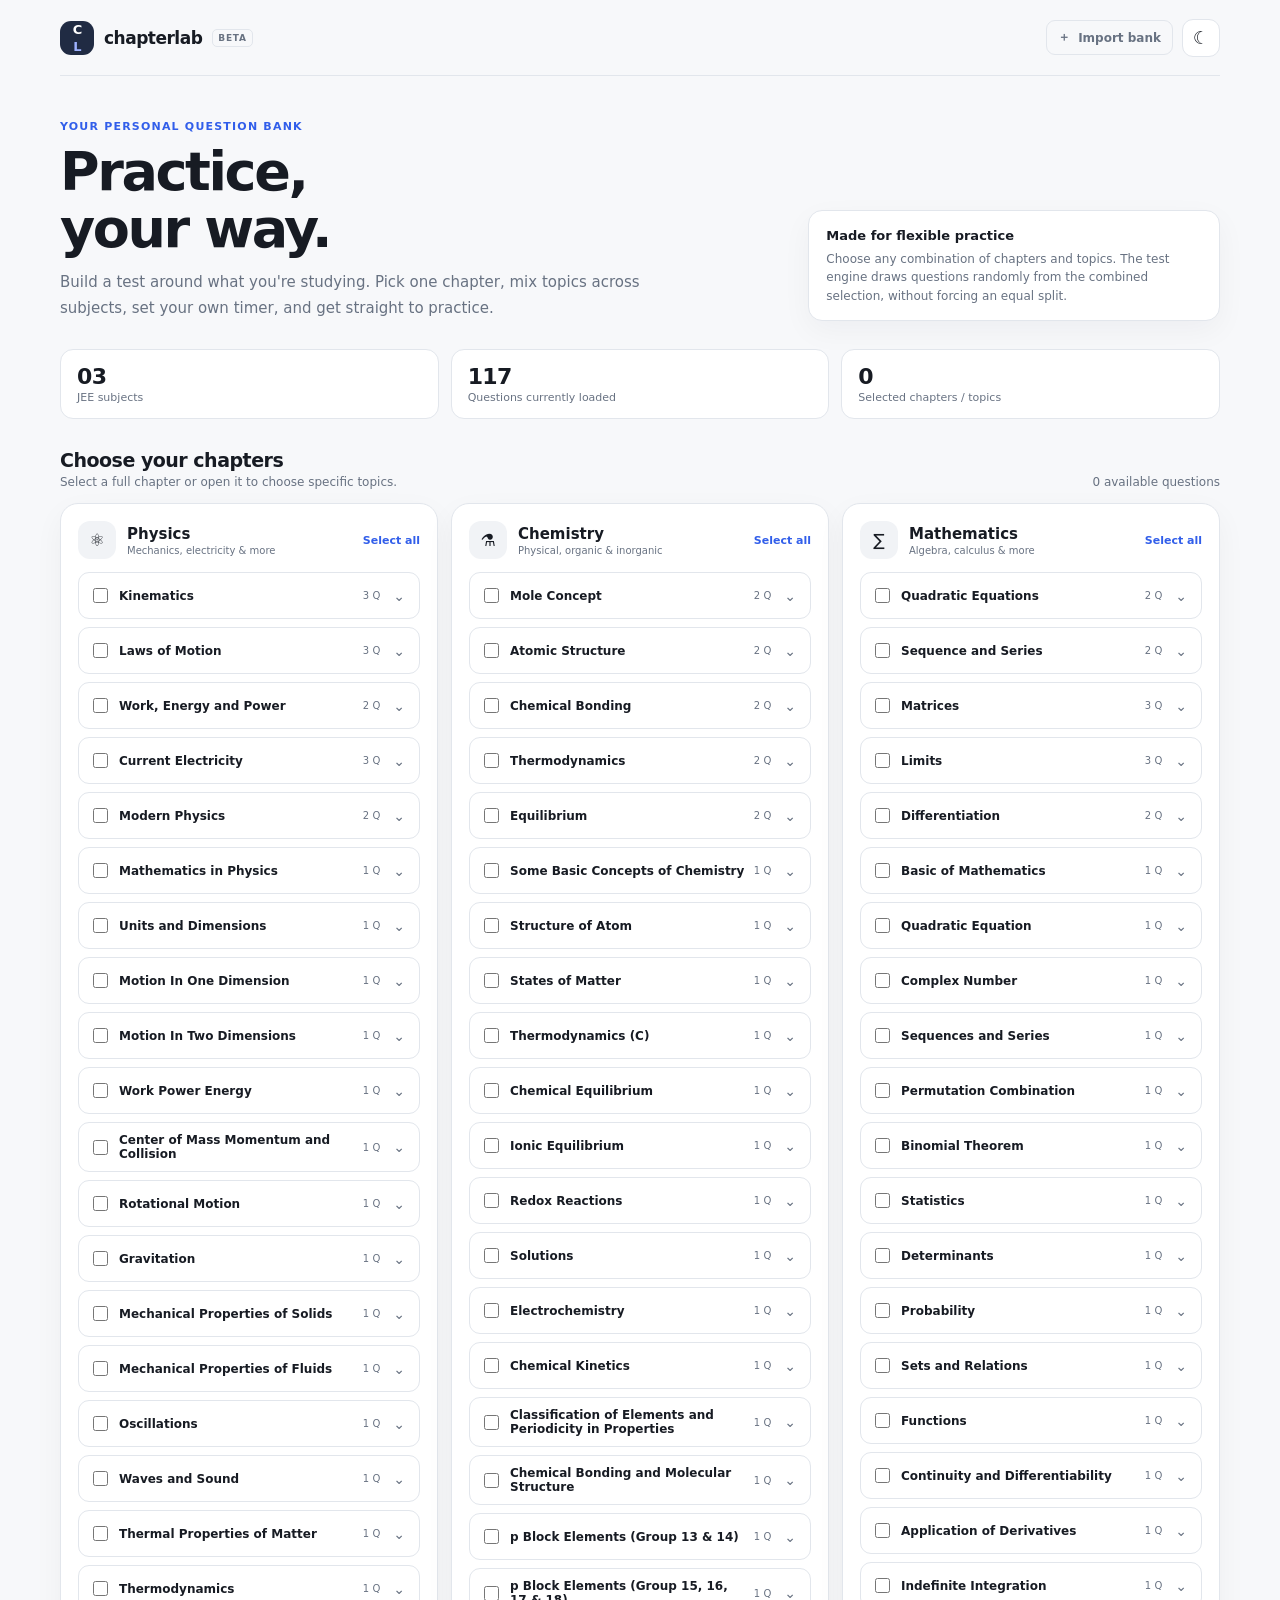
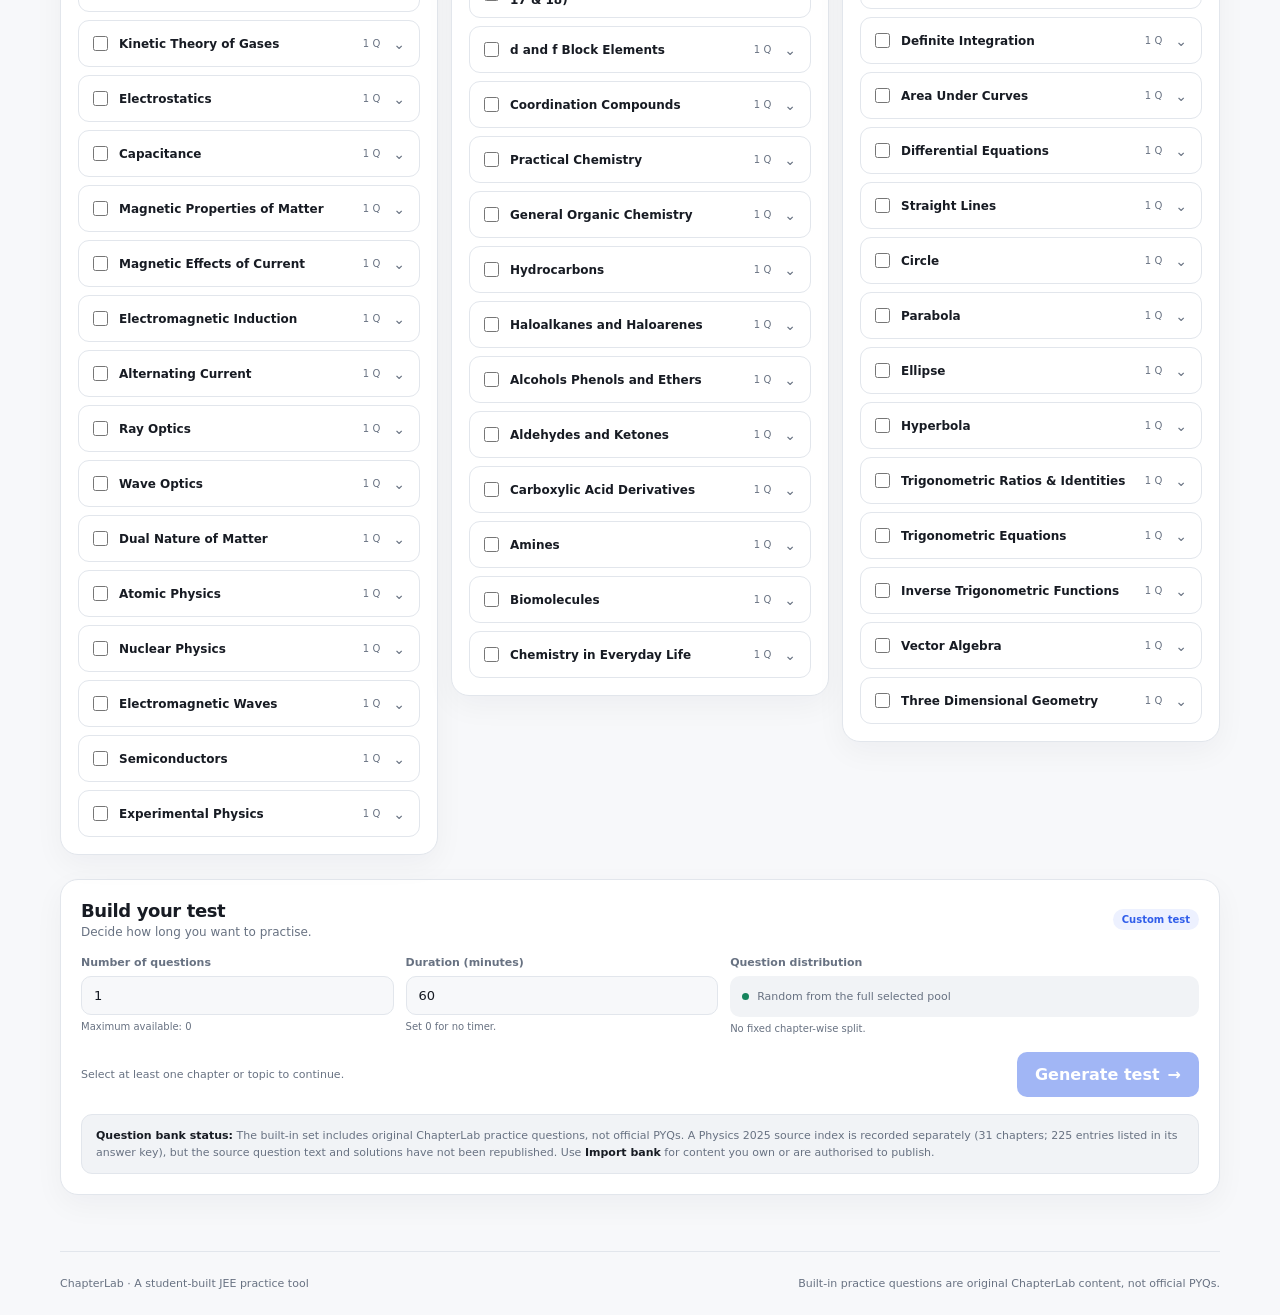
<file: index.html>
<!doctype html>
<html lang="en">
<head>
  <meta charset="utf-8">
  <meta name="viewport" content="width=device-width, initial-scale=1">
  <meta name="description" content="Build custom JEE practice tests from the chapters and topics you choose.">
  <meta name="theme-color" content="#f7f8fa">
  <title>ChapterLab — Practice, your way</title>
  <link rel="stylesheet" href="styles.css">
  <script defer src="questions.js"></script>
  <script defer src="app.js"></script>
</head>
<body>
  <div class="app-shell">
    <header class="topbar">
      <button class="brand" id="brand-home" type="button" aria-label="ChapterLab home">
        <span class="brand-mark">C<span>L</span></span>
        <span class="brand-name">chapterlab</span>
        <span class="beta-tag">BETA</span>
      </button>
      <div class="topbar-actions">
        <button class="button button-quiet button-small" id="import-bank-button" type="button" title="Load a custom question bank">
          <span aria-hidden="true">＋</span> Import bank
        </button>
        <input id="bank-file-input" type="file" accept=".json,application/json" hidden>
        <button class="icon-button" id="theme-toggle" type="button" aria-label="Switch theme" title="Switch theme">
          <span id="theme-icon" aria-hidden="true">☾</span>
        </button>
      </div>
    </header>

    <main id="app" class="main-content" aria-live="polite"></main>

    <footer class="footer">
      <span>ChapterLab · A student-built JEE practice tool</span>
      <span>Built-in practice questions are original ChapterLab content, not official PYQs.</span>
    </footer>
  </div>
  <div id="toast" class="toast" role="status" aria-live="polite"></div>
</body>
</html>
</file>
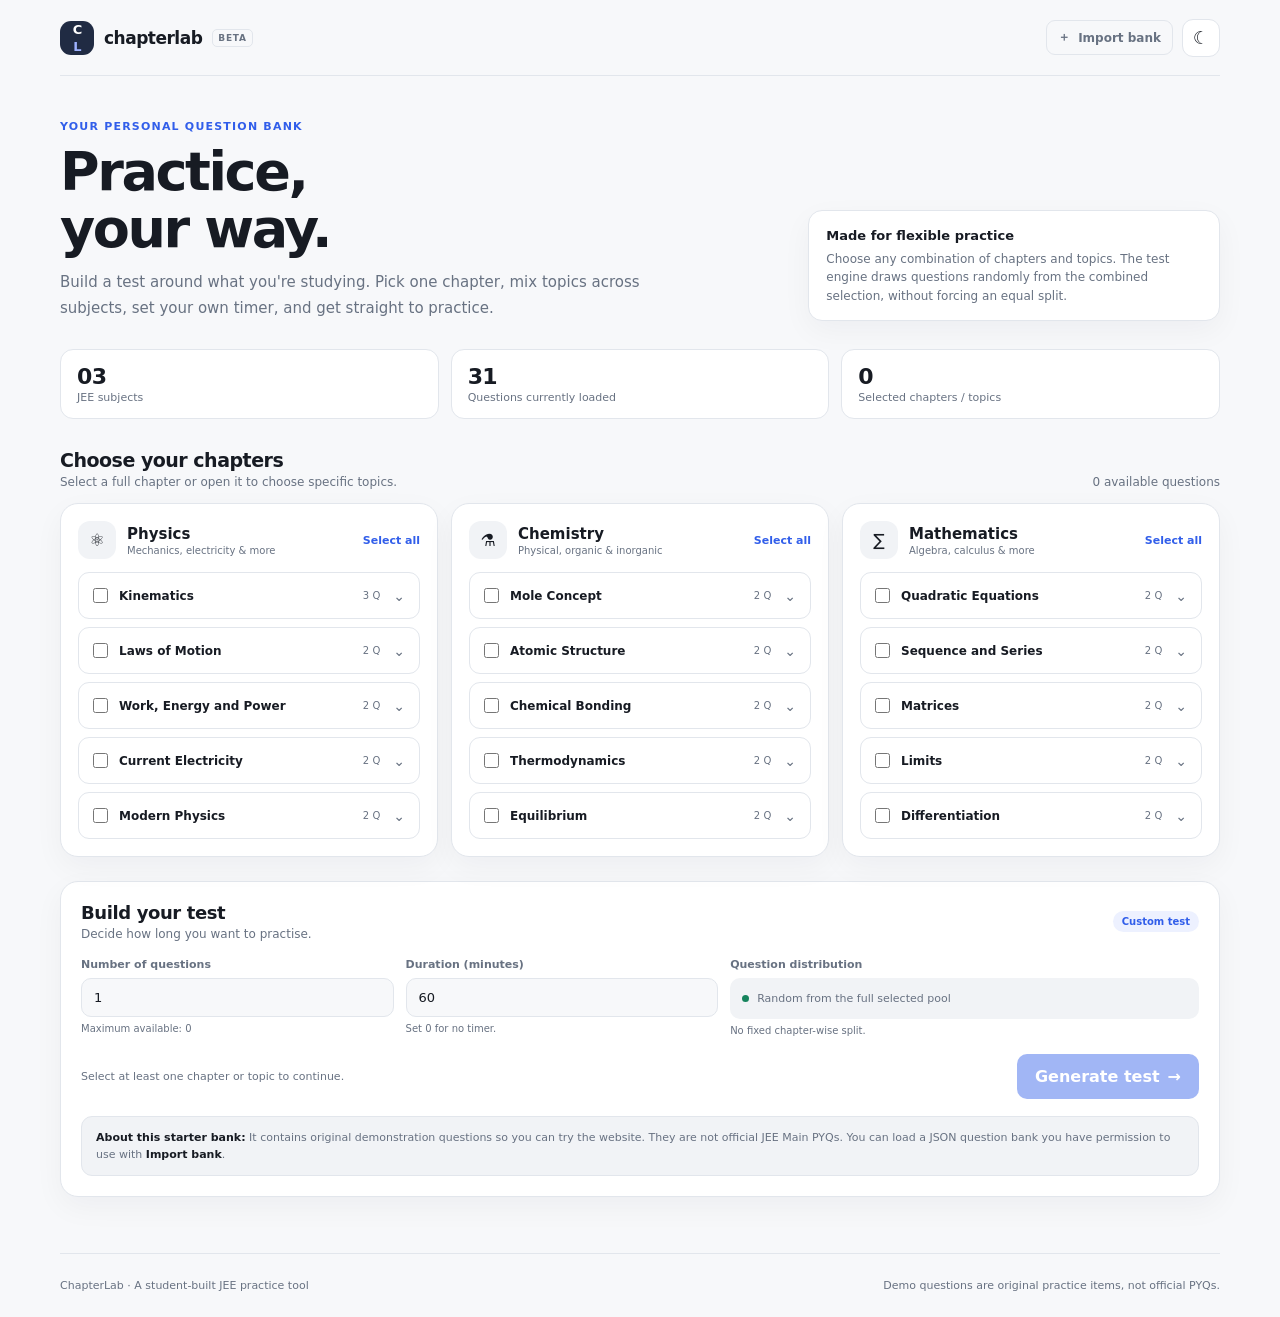
<file: chapterlab/index.html>
<!doctype html>
<html lang="en">
<head>
  <meta charset="utf-8">
  <meta name="viewport" content="width=device-width, initial-scale=1">
  <meta name="description" content="Build custom JEE practice tests from the chapters and topics you choose.">
  <meta name="theme-color" content="#f7f8fa">
  <title>ChapterLab — Practice, your way</title>
  <link rel="stylesheet" href="styles.css">
  <script defer src="questions.js"></script>
  <script defer src="app.js"></script>
</head>
<body>
  <div class="app-shell">
    <header class="topbar">
      <button class="brand" id="brand-home" type="button" aria-label="ChapterLab home">
        <span class="brand-mark">C<span>L</span></span>
        <span class="brand-name">chapterlab</span>
        <span class="beta-tag">BETA</span>
      </button>
      <div class="topbar-actions">
        <button class="button button-quiet button-small" id="import-bank-button" type="button" title="Load a custom question bank">
          <span aria-hidden="true">＋</span> Import bank
        </button>
        <input id="bank-file-input" type="file" accept=".json,application/json" hidden>
        <button class="icon-button" id="theme-toggle" type="button" aria-label="Switch theme" title="Switch theme">
          <span id="theme-icon" aria-hidden="true">☾</span>
        </button>
      </div>
    </header>

    <main id="app" class="main-content" aria-live="polite"></main>

    <footer class="footer">
      <span>ChapterLab · A student-built JEE practice tool</span>
      <span>Demo questions are original practice items, not official PYQs.</span>
    </footer>
  </div>
  <div id="toast" class="toast" role="status" aria-live="polite"></div>
</body>
</html>
</file>
<file: styles.css>
:root {
  color-scheme: light;
  --bg: #f7f8fa;
  --surface: #ffffff;
  --surface-2: #f1f3f6;
  --surface-3: #e9edf2;
  --text: #171b23;
  --muted: #687282;
  --border: #e2e6ec;
  --accent: #315eea;
  --accent-soft: #edf1ff;
  --accent-strong: #234bd0;
  --green: #16845d;
  --green-soft: #e8f6ef;
  --red: #c34242;
  --red-soft: #fff0ef;
  --amber: #9a6a13;
  --amber-soft: #fff6df;
  --shadow: 0 10px 30px rgba(22, 34, 55, .045);
  --radius: 18px;
  font-family: Inter, ui-sans-serif, system-ui, -apple-system, BlinkMacSystemFont, "Segoe UI", sans-serif;
}

:root[data-theme="dark"] {
  color-scheme: dark;
  --bg: #101319;
  --surface: #171c25;
  --surface-2: #202735;
  --surface-3: #2a3342;
  --text: #edf1f7;
  --muted: #a0aaba;
  --border: #303949;
  --accent: #8da7ff;
  --accent-soft: #25345d;
  --accent-strong: #aabaff;
  --green: #61c79b;
  --green-soft: #1a382e;
  --red: #ff8585;
  --red-soft: #442727;
  --amber: #e7bc66;
  --amber-soft: #44371e;
  --shadow: 0 10px 32px rgba(0, 0, 0, .18);
}

* { box-sizing: border-box; }
html { scroll-behavior: smooth; }
body { margin: 0; background: var(--bg); color: var(--text); min-height: 100vh; }
button, input { font: inherit; }
button { cursor: pointer; }
button:focus-visible, input:focus-visible { outline: 3px solid color-mix(in srgb, var(--accent) 35%, transparent); outline-offset: 2px; }
.app-shell { width: min(1160px, calc(100% - 40px)); margin: 0 auto; }
.topbar { height: 76px; display: flex; align-items: center; justify-content: space-between; border-bottom: 1px solid var(--border); }
.brand { border: 0; background: transparent; color: var(--text); display: inline-flex; align-items: center; gap: 10px; padding: 0; }
.brand-mark { width: 34px; height: 34px; display: grid; place-items: center; border-radius: 11px; color: white; background: #202b43; font-size: 13px; font-weight: 800; letter-spacing: -1px; }
.brand-mark span { color: #9eb2ff; }
.brand-name { font-size: 17px; letter-spacing: -.5px; font-weight: 750; }
.beta-tag { border: 1px solid var(--border); color: var(--muted); border-radius: 5px; padding: 3px 5px; font-size: 9px; font-weight: 800; letter-spacing: .7px; }
.topbar-actions { display: flex; align-items: center; gap: 9px; }
.main-content { min-height: calc(100vh - 140px); padding: 34px 0 56px; }
.footer { border-top: 1px solid var(--border); min-height: 64px; display: flex; align-items: center; justify-content: space-between; gap: 16px; color: var(--muted); font-size: 11px; }
.button { display: inline-flex; justify-content: center; align-items: center; gap: 8px; border: 1px solid transparent; border-radius: 10px; background: var(--accent); color: white; font-weight: 700; padding: 12px 17px; transition: background .15s, transform .15s, border-color .15s; }
.button:hover { background: var(--accent-strong); transform: translateY(-1px); }
.button:disabled { opacity: .45; cursor: not-allowed; transform: none; }
.button-secondary { background: var(--surface); border-color: var(--border); color: var(--text); }
.button-secondary:hover { background: var(--surface-2); }
.button-quiet { background: transparent; color: var(--muted); border-color: var(--border); }
.button-quiet:hover { background: var(--surface-2); color: var(--text); }
.button-small { padding: 8px 11px; border-radius: 9px; font-size: 12px; }
.button-full { width: 100%; }
.icon-button { width: 38px; height: 38px; border: 1px solid var(--border); border-radius: 11px; color: var(--text); background: var(--surface); font-size: 18px; }
.icon-button:hover { background: var(--surface-2); }
.hero { display: grid; grid-template-columns: 1.4fr .8fr; gap: 28px; align-items: end; margin: 10px 0 28px; }
.eyebrow { color: var(--accent); font-size: 11px; letter-spacing: 1.2px; font-weight: 800; text-transform: uppercase; margin: 0 0 11px; }
h1, h2, h3, p { margin-top: 0; }
h1 { font-size: clamp(34px, 5vw, 54px); letter-spacing: -2.4px; line-height: 1.05; margin-bottom: 13px; max-width: 620px; }
.hero-copy { color: var(--muted); font-size: 15px; line-height: 1.7; max-width: 590px; margin: 0; }
.hero-note { border: 1px solid var(--border); background: var(--surface); border-radius: 14px; padding: 15px 17px; color: var(--muted); font-size: 12px; line-height: 1.55; box-shadow: var(--shadow); }
.hero-note strong { display: block; color: var(--text); font-size: 13px; margin-bottom: 3px; }
.stats-row { display: grid; grid-template-columns: repeat(3, 1fr); gap: 12px; margin: 0 0 30px; }
.stat-card { background: var(--surface); border: 1px solid var(--border); border-radius: 13px; padding: 14px 16px; }
.stat-value { font-weight: 760; font-size: 22px; letter-spacing: -.6px; margin-bottom: 2px; }
.stat-label { color: var(--muted); font-size: 11px; }
.section-heading { display: flex; align-items: end; justify-content: space-between; gap: 15px; margin-bottom: 14px; }
.section-heading h2 { font-size: 19px; letter-spacing: -.5px; margin: 0 0 4px; }
.section-heading p { color: var(--muted); margin: 0; font-size: 12px; }
.selection-count { color: var(--muted); font-size: 12px; white-space: nowrap; }
.subject-grid { display: grid; grid-template-columns: repeat(3, minmax(0, 1fr)); gap: 13px; align-items: start; }
.subject-card { border: 1px solid var(--border); background: var(--surface); border-radius: var(--radius); padding: 17px; box-shadow: var(--shadow); min-width: 0; }
.subject-head { display: flex; align-items: center; gap: 11px; margin-bottom: 13px; }
.subject-icon { width: 38px; height: 38px; display: grid; place-items: center; border-radius: 12px; font-size: 17px; background: var(--surface-2); }
.subject-title { font-weight: 750; font-size: 15px; margin-bottom: 2px; }
.subject-subtitle { font-size: 10px; color: var(--muted); }
.subject-select-all { margin-left: auto; border: 0; background: transparent; color: var(--accent); font-size: 11px; font-weight: 700; padding: 5px 0 5px 5px; }
.chapter-list { display: grid; gap: 8px; }
.chapter-item { border: 1px solid var(--border); border-radius: 11px; overflow: hidden; }
.chapter-row { display: flex; align-items: center; gap: 9px; padding: 10px 10px; min-height: 45px; }
.check-wrap { display: inline-flex; align-items: center; gap: 8px; min-width: 0; flex: 1; cursor: pointer; font-size: 12px; font-weight: 620; }
.check-wrap input { accent-color: var(--accent); width: 15px; height: 15px; flex: 0 0 auto; }
.chapter-name { overflow-wrap: anywhere; }
.chapter-meta { font-size: 10px; color: var(--muted); white-space: nowrap; }
.expand-button { border: 0; background: transparent; color: var(--muted); padding: 3px 4px; font-size: 14px; }
.topic-panel { padding: 0 10px 10px 34px; display: flex; flex-wrap: wrap; gap: 6px; }
.topic-chip { display: inline-flex; align-items: center; gap: 5px; border: 1px solid var(--border); border-radius: 20px; padding: 5px 8px; color: var(--muted); font-size: 10px; cursor: pointer; background: var(--surface); }
.topic-chip:has(input:checked) { border-color: var(--accent); background: var(--accent-soft); color: var(--accent); }
.topic-chip input { width: 11px; height: 11px; accent-color: var(--accent); }
.builder-panel { margin-top: 24px; background: var(--surface); border: 1px solid var(--border); border-radius: var(--radius); padding: 20px; box-shadow: var(--shadow); }
.builder-top { display: flex; justify-content: space-between; align-items: center; gap: 12px; margin-bottom: 17px; }
.builder-top h2 { margin: 0 0 4px; font-size: 18px; letter-spacing: -.4px; }
.builder-top p { margin: 0; color: var(--muted); font-size: 12px; }
.builder-fields { display: grid; grid-template-columns: 1fr 1fr 1.5fr; gap: 12px; }
.field { min-width: 0; }
.field label { display: block; color: var(--muted); font-size: 11px; font-weight: 650; margin-bottom: 7px; }
.field input { width: 100%; background: var(--bg); border: 1px solid var(--border); border-radius: 10px; color: var(--text); padding: 11px 12px; font-size: 13px; }
.field-hint { font-size: 10px; color: var(--muted); margin-top: 6px; }
.random-note { height: 41px; background: var(--surface-2); border-radius: 10px; padding: 0 12px; display: flex; align-items: center; gap: 8px; color: var(--muted); font-size: 11px; }
.random-dot { width: 7px; height: 7px; border-radius: 50%; background: var(--green); }
.builder-actions { display: flex; justify-content: space-between; align-items: center; gap: 15px; margin-top: 18px; }
.builder-status { color: var(--muted); font-size: 11px; }
.notice { border: 1px solid var(--border); border-radius: 11px; padding: 12px 14px; color: var(--muted); background: var(--surface-2); font-size: 11px; line-height: 1.55; margin-top: 17px; }
.notice strong { color: var(--text); }
.empty-selection { border: 1px dashed var(--border); border-radius: 12px; padding: 26px; text-align: center; color: var(--muted); font-size: 12px; }
/* Test view */
.test-topline { display: flex; justify-content: space-between; align-items: center; gap: 12px; margin-bottom: 19px; }
.test-title { font-size: 14px; font-weight: 720; }
.test-subtitle { color: var(--muted); font-size: 11px; margin-top: 3px; }
.timer-box { min-width: 110px; border: 1px solid var(--border); background: var(--surface); border-radius: 12px; padding: 9px 12px; text-align: center; }
.timer-label { color: var(--muted); text-transform: uppercase; font-size: 9px; font-weight: 800; letter-spacing: .8px; }
.timer-value { font-size: 21px; font-weight: 780; font-variant-numeric: tabular-nums; letter-spacing: .5px; }
.timer-value.warning { color: var(--red); }
.test-progress { height: 5px; background: var(--surface-3); overflow: hidden; border-radius: 8px; margin-bottom: 20px; }
.test-progress-fill { height: 100%; width: 0; background: var(--accent); transition: width .2s; }
.test-layout { display: grid; grid-template-columns: minmax(0, 1fr) 260px; gap: 16px; align-items: start; }
.question-card, .palette-card { border: 1px solid var(--border); background: var(--surface); border-radius: var(--radius); box-shadow: var(--shadow); }
.question-card { padding: clamp(18px, 3vw, 27px); min-height: 420px; }
.question-meta { display: flex; flex-wrap: wrap; align-items: center; gap: 7px; margin-bottom: 20px; }
.pill { display: inline-flex; align-items: center; border-radius: 20px; padding: 5px 9px; background: var(--surface-2); color: var(--muted); font-size: 10px; font-weight: 650; }
.pill-blue { background: var(--accent-soft); color: var(--accent); }
.question-number { color: var(--muted); font-size: 11px; margin-bottom: 12px; }
.question-text { font-size: clamp(16px, 2.2vw, 19px); line-height: 1.6; font-weight: 620; white-space: pre-wrap; margin-bottom: 22px; }
.options-list { display: grid; gap: 9px; }
.option-button { display: flex; align-items: flex-start; gap: 11px; width: 100%; padding: 13px 14px; text-align: left; border: 1px solid var(--border); border-radius: 11px; color: var(--text); background: var(--surface); font-size: 13px; line-height: 1.5; }
.option-button:hover { background: var(--surface-2); }
.option-button.selected { border-color: var(--accent); background: var(--accent-soft); }
.option-letter { width: 23px; height: 23px; border-radius: 7px; display: grid; place-items: center; color: var(--muted); background: var(--surface-2); font-size: 10px; font-weight: 800; flex: 0 0 auto; }
.option-button.selected .option-letter { background: var(--accent); color: white; }
.question-controls { display: flex; align-items: center; justify-content: space-between; gap: 12px; margin-top: 24px; padding-top: 18px; border-top: 1px solid var(--border); }
.control-group { display: flex; align-items: center; gap: 8px; }
.text-button { border: 0; color: var(--muted); background: transparent; font-size: 11px; font-weight: 700; padding: 8px 4px; }
.text-button:hover { color: var(--accent); }
.text-button.active { color: var(--amber); }
.palette-card { padding: 17px; }
.palette-card h3 { margin: 0 0 5px; font-size: 14px; }
.palette-hint { color: var(--muted); font-size: 10px; line-height: 1.5; margin-bottom: 13px; }
.palette-grid { display: grid; grid-template-columns: repeat(5, 1fr); gap: 7px; }
.palette-button { aspect-ratio: 1; border: 1px solid var(--border); border-radius: 8px; color: var(--muted); background: var(--surface); font-size: 11px; font-weight: 720; }
.palette-button.current { border: 2px solid var(--accent); color: var(--accent); }
.palette-button.answered { background: var(--green-soft); border-color: color-mix(in srgb, var(--green) 35%, var(--border)); color: var(--green); }
.palette-button.marked { box-shadow: inset 0 -3px 0 var(--amber); }
.palette-legend { display: grid; grid-template-columns: 1fr 1fr; gap: 8px; margin-top: 14px; color: var(--muted); font-size: 9px; }
.legend-item { display: flex; align-items: center; gap: 6px; }
.legend-swatch { width: 9px; height: 9px; border-radius: 3px; border: 1px solid var(--border); }
.legend-swatch.done { background: var(--green-soft); border-color: var(--green); }
.legend-swatch.review { background: var(--amber-soft); border-color: var(--amber); }
.submit-test { width: 100%; margin-top: 17px; }
/* Results */
.results-head { text-align: center; padding: 20px 0 24px; }
.result-symbol { margin: 0 auto 13px; width: 54px; height: 54px; border-radius: 17px; display: grid; place-items: center; background: var(--green-soft); color: var(--green); font-size: 25px; }
.results-head h1 { font-size: 34px; margin: 0 auto 8px; letter-spacing: -1.4px; }
.results-head p { color: var(--muted); font-size: 13px; margin: 0; }
.score-card { max-width: 520px; margin: 0 auto 18px; border: 1px solid var(--border); background: var(--surface); border-radius: var(--radius); padding: 22px; text-align: center; box-shadow: var(--shadow); }
.score-label { color: var(--muted); font-size: 11px; font-weight: 700; text-transform: uppercase; letter-spacing: .9px; }
.score-value { font-size: 48px; letter-spacing: -2px; font-weight: 800; margin: 3px 0; }
.score-sub { color: var(--muted); font-size: 11px; }
.result-stats { display: grid; grid-template-columns: repeat(4, 1fr); gap: 10px; max-width: 760px; margin: 0 auto 25px; }
.result-stat { border: 1px solid var(--border); background: var(--surface); border-radius: 12px; padding: 13px; text-align: center; }
.result-stat strong { display: block; font-size: 19px; margin-bottom: 3px; }
.result-stat span { font-size: 10px; color: var(--muted); }
.result-actions { display: flex; justify-content: center; gap: 9px; flex-wrap: wrap; margin-bottom: 30px; }
.review-section { max-width: 850px; margin: 0 auto; }
.review-section h2 { font-size: 18px; margin-bottom: 12px; }
.review-item { border: 1px solid var(--border); background: var(--surface); border-radius: 13px; padding: 15px; margin-bottom: 9px; }
.review-head { display: flex; justify-content: space-between; gap: 12px; margin-bottom: 10px; }
.review-q { font-size: 12px; line-height: 1.55; font-weight: 650; }
.review-status { font-size: 10px; font-weight: 750; white-space: nowrap; }
.review-status.correct { color: var(--green); }
.review-status.incorrect { color: var(--red); }
.review-status.skipped { color: var(--muted); }
.review-answer { color: var(--muted); font-size: 11px; line-height: 1.65; margin-top: 5px; }
.review-answer strong { color: var(--text); }
.review-explanation { margin-top: 9px; border-radius: 9px; padding: 10px 12px; background: var(--surface-2); font-size: 11px; color: var(--muted); line-height: 1.6; }
/* Modal and toast */
.modal-backdrop { position: fixed; inset: 0; z-index: 20; background: rgba(10, 14, 22, .48); display: grid; place-items: center; padding: 18px; }
.modal { width: min(440px, 100%); background: var(--surface); border: 1px solid var(--border); border-radius: 17px; padding: 22px; box-shadow: 0 24px 80px rgba(0,0,0,.22); }
.modal h2 { font-size: 18px; margin: 0 0 8px; }
.modal p { color: var(--muted); font-size: 12px; line-height: 1.65; margin: 0 0 19px; }
.modal-actions { display: flex; justify-content: flex-end; gap: 8px; }
.toast { position: fixed; left: 50%; bottom: 22px; transform: translate(-50%, 15px); opacity: 0; pointer-events: none; background: #222b3b; color: #fff; padding: 11px 15px; border-radius: 10px; font-size: 12px; box-shadow: 0 10px 35px rgba(0,0,0,.2); transition: .2s; z-index: 40; max-width: min(90vw, 460px); text-align: center; }
.toast.show { opacity: 1; transform: translate(-50%, 0); }
.hidden { display: none !important; }
@media (max-width: 850px) {
  .subject-grid { grid-template-columns: 1fr 1fr; }
  .subject-card:last-child { grid-column: span 2; }
  .subject-card:last-child .chapter-list { grid-template-columns: 1fr 1fr; }
  .test-layout { grid-template-columns: minmax(0, 1fr) 220px; }
}
@media (max-width: 650px) {
  .app-shell { width: min(100% - 28px, 560px); }
  .topbar { height: 64px; }
  .brand-name { font-size: 15px; }
  .beta-tag { display: none; }
  .button-small { padding: 8px 9px; font-size: 11px; }
  .main-content { padding-top: 25px; }
  .hero { grid-template-columns: 1fr; gap: 16px; margin-top: 5px; }
  h1 { font-size: 39px; }
  .hero-note { padding: 12px 14px; }
  .stats-row { gap: 7px; margin-bottom: 25px; }
  .stat-card { padding: 11px; }
  .stat-value { font-size: 19px; }
  .stat-label { font-size: 9px; }
  .subject-grid { grid-template-columns: 1fr; }
  .subject-card:last-child { grid-column: auto; }
  .subject-card:last-child .chapter-list { grid-template-columns: 1fr; }
  .builder-panel { padding: 16px; }
  .builder-fields { grid-template-columns: 1fr 1fr; }
  .builder-fields .field:last-child { grid-column: span 2; }
  .builder-actions { align-items: stretch; flex-direction: column; }
  .builder-actions .button { width: 100%; }
  .footer { flex-direction: column; align-items: flex-start; justify-content: center; padding: 14px 0; font-size: 10px; }
  .test-topline { align-items: flex-start; }
  .test-layout { grid-template-columns: 1fr; }
  .palette-card { order: -1; }
  .palette-grid { grid-template-columns: repeat(10, 1fr); }
  .palette-button { max-width: 34px; width: 100%; }
  .palette-card { padding: 13px; }
  .palette-card h3 { font-size: 13px; }
  .palette-hint { margin-bottom: 9px; }
  .submit-test { margin-top: 12px; }
  .question-card { min-height: 0; }
  .question-controls { flex-wrap: wrap; }
  .control-group { flex-wrap: wrap; }
  .result-stats { grid-template-columns: 1fr 1fr; }
  .review-head { flex-direction: column; gap: 5px; }
}


/* Numerical-answer questions */
.numeric-response { max-width: 360px; display: grid; gap: 8px; margin: 18px 0 22px; }
.numeric-response label { color: var(--muted); font-size: 12px; font-weight: 650; }
.numeric-answer-input { width: 100%; background: var(--bg); border: 1px solid var(--border); border-radius: 10px; color: var(--text); padding: 13px 14px; font: inherit; font-size: 16px; }
.numeric-answer-input:focus { outline: 2px solid var(--accent); outline-offset: 2px; }
</file>
<file: chapterlab/styles.css>
:root {
  color-scheme: light;
  --bg: #f7f8fa;
  --surface: #ffffff;
  --surface-2: #f1f3f6;
  --surface-3: #e9edf2;
  --text: #171b23;
  --muted: #687282;
  --border: #e2e6ec;
  --accent: #315eea;
  --accent-soft: #edf1ff;
  --accent-strong: #234bd0;
  --green: #16845d;
  --green-soft: #e8f6ef;
  --red: #c34242;
  --red-soft: #fff0ef;
  --amber: #9a6a13;
  --amber-soft: #fff6df;
  --shadow: 0 10px 30px rgba(22, 34, 55, .045);
  --radius: 18px;
  font-family: Inter, ui-sans-serif, system-ui, -apple-system, BlinkMacSystemFont, "Segoe UI", sans-serif;
}

:root[data-theme="dark"] {
  color-scheme: dark;
  --bg: #101319;
  --surface: #171c25;
  --surface-2: #202735;
  --surface-3: #2a3342;
  --text: #edf1f7;
  --muted: #a0aaba;
  --border: #303949;
  --accent: #8da7ff;
  --accent-soft: #25345d;
  --accent-strong: #aabaff;
  --green: #61c79b;
  --green-soft: #1a382e;
  --red: #ff8585;
  --red-soft: #442727;
  --amber: #e7bc66;
  --amber-soft: #44371e;
  --shadow: 0 10px 32px rgba(0, 0, 0, .18);
}

* { box-sizing: border-box; }
html { scroll-behavior: smooth; }
body { margin: 0; background: var(--bg); color: var(--text); min-height: 100vh; }
button, input { font: inherit; }
button { cursor: pointer; }
button:focus-visible, input:focus-visible { outline: 3px solid color-mix(in srgb, var(--accent) 35%, transparent); outline-offset: 2px; }
.app-shell { width: min(1160px, calc(100% - 40px)); margin: 0 auto; }
.topbar { height: 76px; display: flex; align-items: center; justify-content: space-between; border-bottom: 1px solid var(--border); }
.brand { border: 0; background: transparent; color: var(--text); display: inline-flex; align-items: center; gap: 10px; padding: 0; }
.brand-mark { width: 34px; height: 34px; display: grid; place-items: center; border-radius: 11px; color: white; background: #202b43; font-size: 13px; font-weight: 800; letter-spacing: -1px; }
.brand-mark span { color: #9eb2ff; }
.brand-name { font-size: 17px; letter-spacing: -.5px; font-weight: 750; }
.beta-tag { border: 1px solid var(--border); color: var(--muted); border-radius: 5px; padding: 3px 5px; font-size: 9px; font-weight: 800; letter-spacing: .7px; }
.topbar-actions { display: flex; align-items: center; gap: 9px; }
.main-content { min-height: calc(100vh - 140px); padding: 34px 0 56px; }
.footer { border-top: 1px solid var(--border); min-height: 64px; display: flex; align-items: center; justify-content: space-between; gap: 16px; color: var(--muted); font-size: 11px; }
.button { display: inline-flex; justify-content: center; align-items: center; gap: 8px; border: 1px solid transparent; border-radius: 10px; background: var(--accent); color: white; font-weight: 700; padding: 12px 17px; transition: background .15s, transform .15s, border-color .15s; }
.button:hover { background: var(--accent-strong); transform: translateY(-1px); }
.button:disabled { opacity: .45; cursor: not-allowed; transform: none; }
.button-secondary { background: var(--surface); border-color: var(--border); color: var(--text); }
.button-secondary:hover { background: var(--surface-2); }
.button-quiet { background: transparent; color: var(--muted); border-color: var(--border); }
.button-quiet:hover { background: var(--surface-2); color: var(--text); }
.button-small { padding: 8px 11px; border-radius: 9px; font-size: 12px; }
.button-full { width: 100%; }
.icon-button { width: 38px; height: 38px; border: 1px solid var(--border); border-radius: 11px; color: var(--text); background: var(--surface); font-size: 18px; }
.icon-button:hover { background: var(--surface-2); }
.hero { display: grid; grid-template-columns: 1.4fr .8fr; gap: 28px; align-items: end; margin: 10px 0 28px; }
.eyebrow { color: var(--accent); font-size: 11px; letter-spacing: 1.2px; font-weight: 800; text-transform: uppercase; margin: 0 0 11px; }
h1, h2, h3, p { margin-top: 0; }
h1 { font-size: clamp(34px, 5vw, 54px); letter-spacing: -2.4px; line-height: 1.05; margin-bottom: 13px; max-width: 620px; }
.hero-copy { color: var(--muted); font-size: 15px; line-height: 1.7; max-width: 590px; margin: 0; }
.hero-note { border: 1px solid var(--border); background: var(--surface); border-radius: 14px; padding: 15px 17px; color: var(--muted); font-size: 12px; line-height: 1.55; box-shadow: var(--shadow); }
.hero-note strong { display: block; color: var(--text); font-size: 13px; margin-bottom: 3px; }
.stats-row { display: grid; grid-template-columns: repeat(3, 1fr); gap: 12px; margin: 0 0 30px; }
.stat-card { background: var(--surface); border: 1px solid var(--border); border-radius: 13px; padding: 14px 16px; }
.stat-value { font-weight: 760; font-size: 22px; letter-spacing: -.6px; margin-bottom: 2px; }
.stat-label { color: var(--muted); font-size: 11px; }
.section-heading { display: flex; align-items: end; justify-content: space-between; gap: 15px; margin-bottom: 14px; }
.section-heading h2 { font-size: 19px; letter-spacing: -.5px; margin: 0 0 4px; }
.section-heading p { color: var(--muted); margin: 0; font-size: 12px; }
.selection-count { color: var(--muted); font-size: 12px; white-space: nowrap; }
.subject-grid { display: grid; grid-template-columns: repeat(3, minmax(0, 1fr)); gap: 13px; align-items: start; }
.subject-card { border: 1px solid var(--border); background: var(--surface); border-radius: var(--radius); padding: 17px; box-shadow: var(--shadow); min-width: 0; }
.subject-head { display: flex; align-items: center; gap: 11px; margin-bottom: 13px; }
.subject-icon { width: 38px; height: 38px; display: grid; place-items: center; border-radius: 12px; font-size: 17px; background: var(--surface-2); }
.subject-title { font-weight: 750; font-size: 15px; margin-bottom: 2px; }
.subject-subtitle { font-size: 10px; color: var(--muted); }
.subject-select-all { margin-left: auto; border: 0; background: transparent; color: var(--accent); font-size: 11px; font-weight: 700; padding: 5px 0 5px 5px; }
.chapter-list { display: grid; gap: 8px; }
.chapter-item { border: 1px solid var(--border); border-radius: 11px; overflow: hidden; }
.chapter-row { display: flex; align-items: center; gap: 9px; padding: 10px 10px; min-height: 45px; }
.check-wrap { display: inline-flex; align-items: center; gap: 8px; min-width: 0; flex: 1; cursor: pointer; font-size: 12px; font-weight: 620; }
.check-wrap input { accent-color: var(--accent); width: 15px; height: 15px; flex: 0 0 auto; }
.chapter-name { overflow-wrap: anywhere; }
.chapter-meta { font-size: 10px; color: var(--muted); white-space: nowrap; }
.expand-button { border: 0; background: transparent; color: var(--muted); padding: 3px 4px; font-size: 14px; }
.topic-panel { padding: 0 10px 10px 34px; display: flex; flex-wrap: wrap; gap: 6px; }
.topic-chip { display: inline-flex; align-items: center; gap: 5px; border: 1px solid var(--border); border-radius: 20px; padding: 5px 8px; color: var(--muted); font-size: 10px; cursor: pointer; background: var(--surface); }
.topic-chip:has(input:checked) { border-color: var(--accent); background: var(--accent-soft); color: var(--accent); }
.topic-chip input { width: 11px; height: 11px; accent-color: var(--accent); }
.builder-panel { margin-top: 24px; background: var(--surface); border: 1px solid var(--border); border-radius: var(--radius); padding: 20px; box-shadow: var(--shadow); }
.builder-top { display: flex; justify-content: space-between; align-items: center; gap: 12px; margin-bottom: 17px; }
.builder-top h2 { margin: 0 0 4px; font-size: 18px; letter-spacing: -.4px; }
.builder-top p { margin: 0; color: var(--muted); font-size: 12px; }
.builder-fields { display: grid; grid-template-columns: 1fr 1fr 1.5fr; gap: 12px; }
.field { min-width: 0; }
.field label { display: block; color: var(--muted); font-size: 11px; font-weight: 650; margin-bottom: 7px; }
.field input { width: 100%; background: var(--bg); border: 1px solid var(--border); border-radius: 10px; color: var(--text); padding: 11px 12px; font-size: 13px; }
.field-hint { font-size: 10px; color: var(--muted); margin-top: 6px; }
.random-note { height: 41px; background: var(--surface-2); border-radius: 10px; padding: 0 12px; display: flex; align-items: center; gap: 8px; color: var(--muted); font-size: 11px; }
.random-dot { width: 7px; height: 7px; border-radius: 50%; background: var(--green); }
.builder-actions { display: flex; justify-content: space-between; align-items: center; gap: 15px; margin-top: 18px; }
.builder-status { color: var(--muted); font-size: 11px; }
.notice { border: 1px solid var(--border); border-radius: 11px; padding: 12px 14px; color: var(--muted); background: var(--surface-2); font-size: 11px; line-height: 1.55; margin-top: 17px; }
.notice strong { color: var(--text); }
.empty-selection { border: 1px dashed var(--border); border-radius: 12px; padding: 26px; text-align: center; color: var(--muted); font-size: 12px; }
/* Test view */
.test-topline { display: flex; justify-content: space-between; align-items: center; gap: 12px; margin-bottom: 19px; }
.test-title { font-size: 14px; font-weight: 720; }
.test-subtitle { color: var(--muted); font-size: 11px; margin-top: 3px; }
.timer-box { min-width: 110px; border: 1px solid var(--border); background: var(--surface); border-radius: 12px; padding: 9px 12px; text-align: center; }
.timer-label { color: var(--muted); text-transform: uppercase; font-size: 9px; font-weight: 800; letter-spacing: .8px; }
.timer-value { font-size: 21px; font-weight: 780; font-variant-numeric: tabular-nums; letter-spacing: .5px; }
.timer-value.warning { color: var(--red); }
.test-progress { height: 5px; background: var(--surface-3); overflow: hidden; border-radius: 8px; margin-bottom: 20px; }
.test-progress-fill { height: 100%; width: 0; background: var(--accent); transition: width .2s; }
.test-layout { display: grid; grid-template-columns: minmax(0, 1fr) 260px; gap: 16px; align-items: start; }
.question-card, .palette-card { border: 1px solid var(--border); background: var(--surface); border-radius: var(--radius); box-shadow: var(--shadow); }
.question-card { padding: clamp(18px, 3vw, 27px); min-height: 420px; }
.question-meta { display: flex; flex-wrap: wrap; align-items: center; gap: 7px; margin-bottom: 20px; }
.pill { display: inline-flex; align-items: center; border-radius: 20px; padding: 5px 9px; background: var(--surface-2); color: var(--muted); font-size: 10px; font-weight: 650; }
.pill-blue { background: var(--accent-soft); color: var(--accent); }
.question-number { color: var(--muted); font-size: 11px; margin-bottom: 12px; }
.question-text { font-size: clamp(16px, 2.2vw, 19px); line-height: 1.6; font-weight: 620; white-space: pre-wrap; margin-bottom: 22px; }
.options-list { display: grid; gap: 9px; }
.option-button { display: flex; align-items: flex-start; gap: 11px; width: 100%; padding: 13px 14px; text-align: left; border: 1px solid var(--border); border-radius: 11px; color: var(--text); background: var(--surface); font-size: 13px; line-height: 1.5; }
.option-button:hover { background: var(--surface-2); }
.option-button.selected { border-color: var(--accent); background: var(--accent-soft); }
.option-letter { width: 23px; height: 23px; border-radius: 7px; display: grid; place-items: center; color: var(--muted); background: var(--surface-2); font-size: 10px; font-weight: 800; flex: 0 0 auto; }
.option-button.selected .option-letter { background: var(--accent); color: white; }
.question-controls { display: flex; align-items: center; justify-content: space-between; gap: 12px; margin-top: 24px; padding-top: 18px; border-top: 1px solid var(--border); }
.control-group { display: flex; align-items: center; gap: 8px; }
.text-button { border: 0; color: var(--muted); background: transparent; font-size: 11px; font-weight: 700; padding: 8px 4px; }
.text-button:hover { color: var(--accent); }
.text-button.active { color: var(--amber); }
.palette-card { padding: 17px; }
.palette-card h3 { margin: 0 0 5px; font-size: 14px; }
.palette-hint { color: var(--muted); font-size: 10px; line-height: 1.5; margin-bottom: 13px; }
.palette-grid { display: grid; grid-template-columns: repeat(5, 1fr); gap: 7px; }
.palette-button { aspect-ratio: 1; border: 1px solid var(--border); border-radius: 8px; color: var(--muted); background: var(--surface); font-size: 11px; font-weight: 720; }
.palette-button.current { border: 2px solid var(--accent); color: var(--accent); }
.palette-button.answered { background: var(--green-soft); border-color: color-mix(in srgb, var(--green) 35%, var(--border)); color: var(--green); }
.palette-button.marked { box-shadow: inset 0 -3px 0 var(--amber); }
.palette-legend { display: grid; grid-template-columns: 1fr 1fr; gap: 8px; margin-top: 14px; color: var(--muted); font-size: 9px; }
.legend-item { display: flex; align-items: center; gap: 6px; }
.legend-swatch { width: 9px; height: 9px; border-radius: 3px; border: 1px solid var(--border); }
.legend-swatch.done { background: var(--green-soft); border-color: var(--green); }
.legend-swatch.review { background: var(--amber-soft); border-color: var(--amber); }
.submit-test { width: 100%; margin-top: 17px; }
/* Results */
.results-head { text-align: center; padding: 20px 0 24px; }
.result-symbol { margin: 0 auto 13px; width: 54px; height: 54px; border-radius: 17px; display: grid; place-items: center; background: var(--green-soft); color: var(--green); font-size: 25px; }
.results-head h1 { font-size: 34px; margin: 0 auto 8px; letter-spacing: -1.4px; }
.results-head p { color: var(--muted); font-size: 13px; margin: 0; }
.score-card { max-width: 520px; margin: 0 auto 18px; border: 1px solid var(--border); background: var(--surface); border-radius: var(--radius); padding: 22px; text-align: center; box-shadow: var(--shadow); }
.score-label { color: var(--muted); font-size: 11px; font-weight: 700; text-transform: uppercase; letter-spacing: .9px; }
.score-value { font-size: 48px; letter-spacing: -2px; font-weight: 800; margin: 3px 0; }
.score-sub { color: var(--muted); font-size: 11px; }
.result-stats { display: grid; grid-template-columns: repeat(4, 1fr); gap: 10px; max-width: 760px; margin: 0 auto 25px; }
.result-stat { border: 1px solid var(--border); background: var(--surface); border-radius: 12px; padding: 13px; text-align: center; }
.result-stat strong { display: block; font-size: 19px; margin-bottom: 3px; }
.result-stat span { font-size: 10px; color: var(--muted); }
.result-actions { display: flex; justify-content: center; gap: 9px; flex-wrap: wrap; margin-bottom: 30px; }
.review-section { max-width: 850px; margin: 0 auto; }
.review-section h2 { font-size: 18px; margin-bottom: 12px; }
.review-item { border: 1px solid var(--border); background: var(--surface); border-radius: 13px; padding: 15px; margin-bottom: 9px; }
.review-head { display: flex; justify-content: space-between; gap: 12px; margin-bottom: 10px; }
.review-q { font-size: 12px; line-height: 1.55; font-weight: 650; }
.review-status { font-size: 10px; font-weight: 750; white-space: nowrap; }
.review-status.correct { color: var(--green); }
.review-status.incorrect { color: var(--red); }
.review-status.skipped { color: var(--muted); }
.review-answer { color: var(--muted); font-size: 11px; line-height: 1.65; margin-top: 5px; }
.review-answer strong { color: var(--text); }
.review-explanation { margin-top: 9px; border-radius: 9px; padding: 10px 12px; background: var(--surface-2); font-size: 11px; color: var(--muted); line-height: 1.6; }
/* Modal and toast */
.modal-backdrop { position: fixed; inset: 0; z-index: 20; background: rgba(10, 14, 22, .48); display: grid; place-items: center; padding: 18px; }
.modal { width: min(440px, 100%); background: var(--surface); border: 1px solid var(--border); border-radius: 17px; padding: 22px; box-shadow: 0 24px 80px rgba(0,0,0,.22); }
.modal h2 { font-size: 18px; margin: 0 0 8px; }
.modal p { color: var(--muted); font-size: 12px; line-height: 1.65; margin: 0 0 19px; }
.modal-actions { display: flex; justify-content: flex-end; gap: 8px; }
.toast { position: fixed; left: 50%; bottom: 22px; transform: translate(-50%, 15px); opacity: 0; pointer-events: none; background: #222b3b; color: #fff; padding: 11px 15px; border-radius: 10px; font-size: 12px; box-shadow: 0 10px 35px rgba(0,0,0,.2); transition: .2s; z-index: 40; max-width: min(90vw, 460px); text-align: center; }
.toast.show { opacity: 1; transform: translate(-50%, 0); }
.hidden { display: none !important; }
@media (max-width: 850px) {
  .subject-grid { grid-template-columns: 1fr 1fr; }
  .subject-card:last-child { grid-column: span 2; }
  .subject-card:last-child .chapter-list { grid-template-columns: 1fr 1fr; }
  .test-layout { grid-template-columns: minmax(0, 1fr) 220px; }
}
@media (max-width: 650px) {
  .app-shell { width: min(100% - 28px, 560px); }
  .topbar { height: 64px; }
  .brand-name { font-size: 15px; }
  .beta-tag { display: none; }
  .button-small { padding: 8px 9px; font-size: 11px; }
  .main-content { padding-top: 25px; }
  .hero { grid-template-columns: 1fr; gap: 16px; margin-top: 5px; }
  h1 { font-size: 39px; }
  .hero-note { padding: 12px 14px; }
  .stats-row { gap: 7px; margin-bottom: 25px; }
  .stat-card { padding: 11px; }
  .stat-value { font-size: 19px; }
  .stat-label { font-size: 9px; }
  .subject-grid { grid-template-columns: 1fr; }
  .subject-card:last-child { grid-column: auto; }
  .subject-card:last-child .chapter-list { grid-template-columns: 1fr; }
  .builder-panel { padding: 16px; }
  .builder-fields { grid-template-columns: 1fr 1fr; }
  .builder-fields .field:last-child { grid-column: span 2; }
  .builder-actions { align-items: stretch; flex-direction: column; }
  .builder-actions .button { width: 100%; }
  .footer { flex-direction: column; align-items: flex-start; justify-content: center; padding: 14px 0; font-size: 10px; }
  .test-topline { align-items: flex-start; }
  .test-layout { grid-template-columns: 1fr; }
  .palette-card { order: -1; }
  .palette-grid { grid-template-columns: repeat(10, 1fr); }
  .palette-button { max-width: 34px; width: 100%; }
  .palette-card { padding: 13px; }
  .palette-card h3 { font-size: 13px; }
  .palette-hint { margin-bottom: 9px; }
  .submit-test { margin-top: 12px; }
  .question-card { min-height: 0; }
  .question-controls { flex-wrap: wrap; }
  .control-group { flex-wrap: wrap; }
  .result-stats { grid-template-columns: 1fr 1fr; }
  .review-head { flex-direction: column; gap: 5px; }
}
</file>
